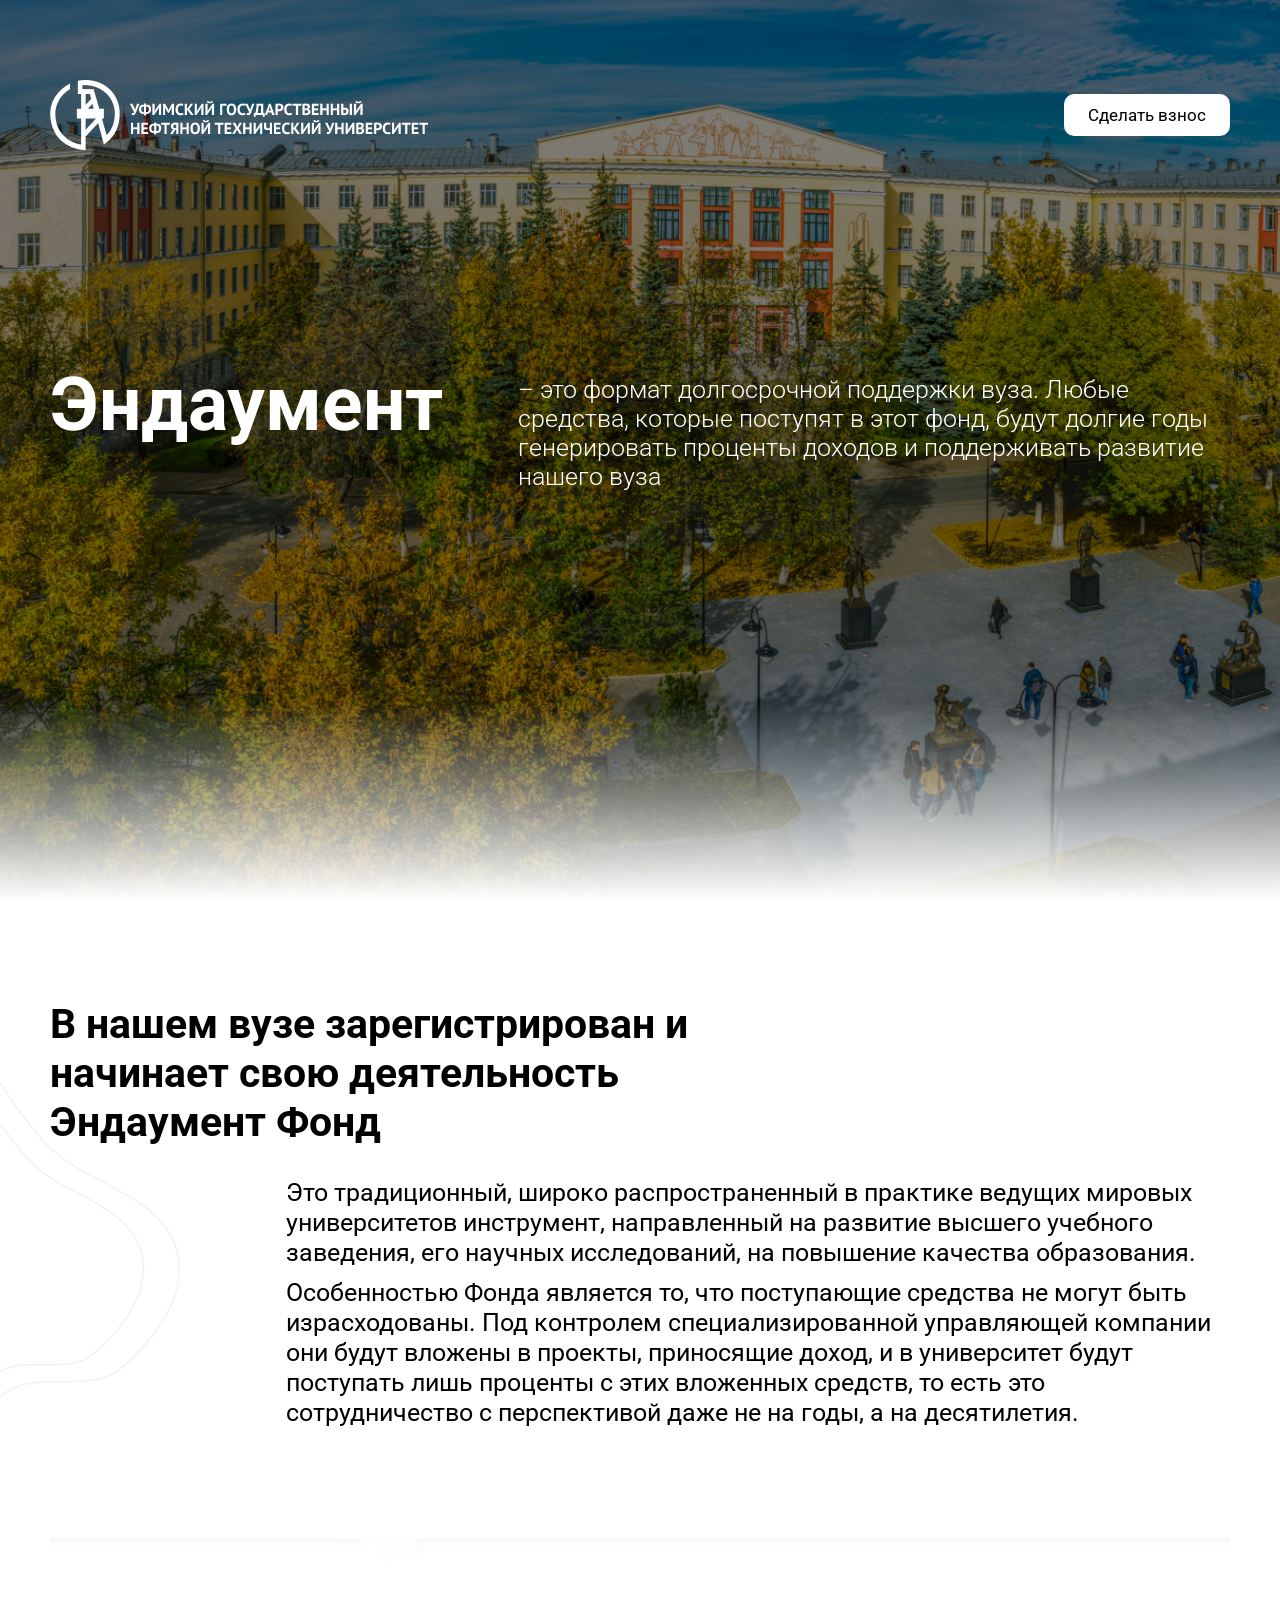
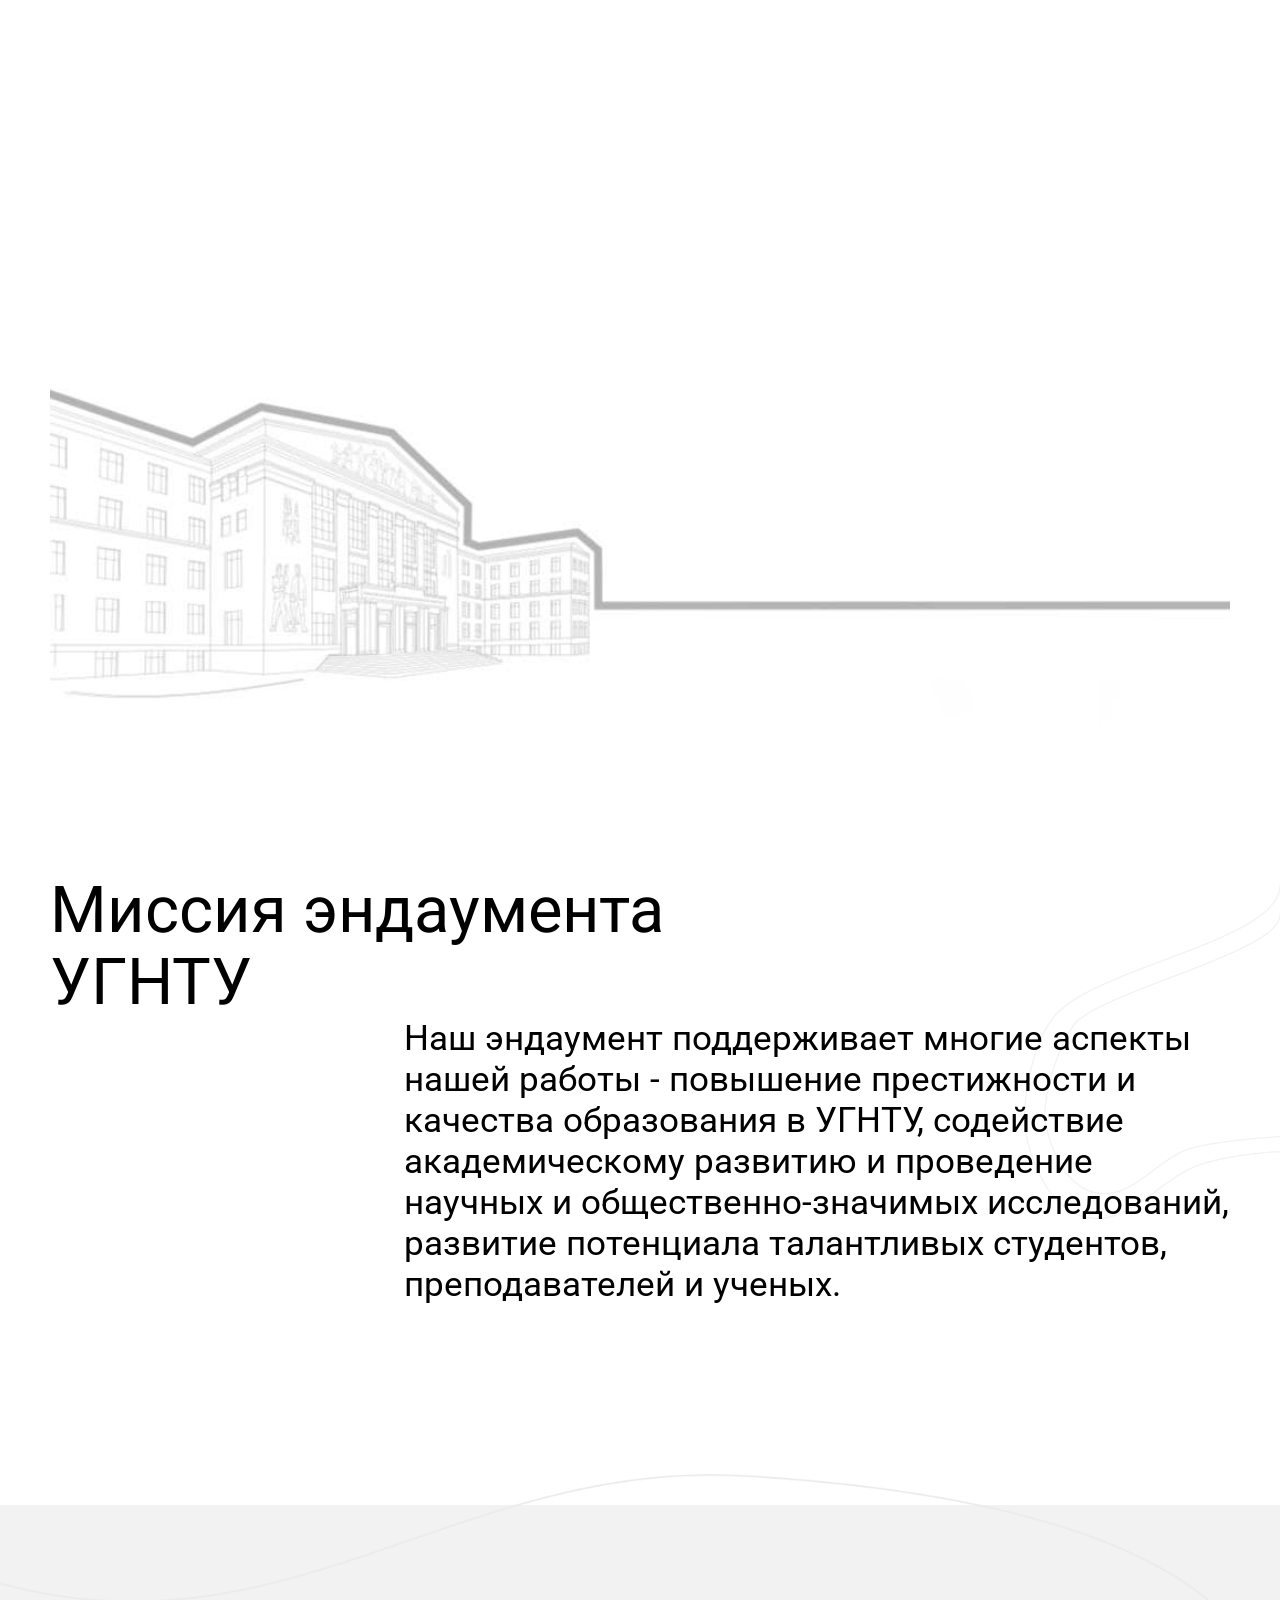
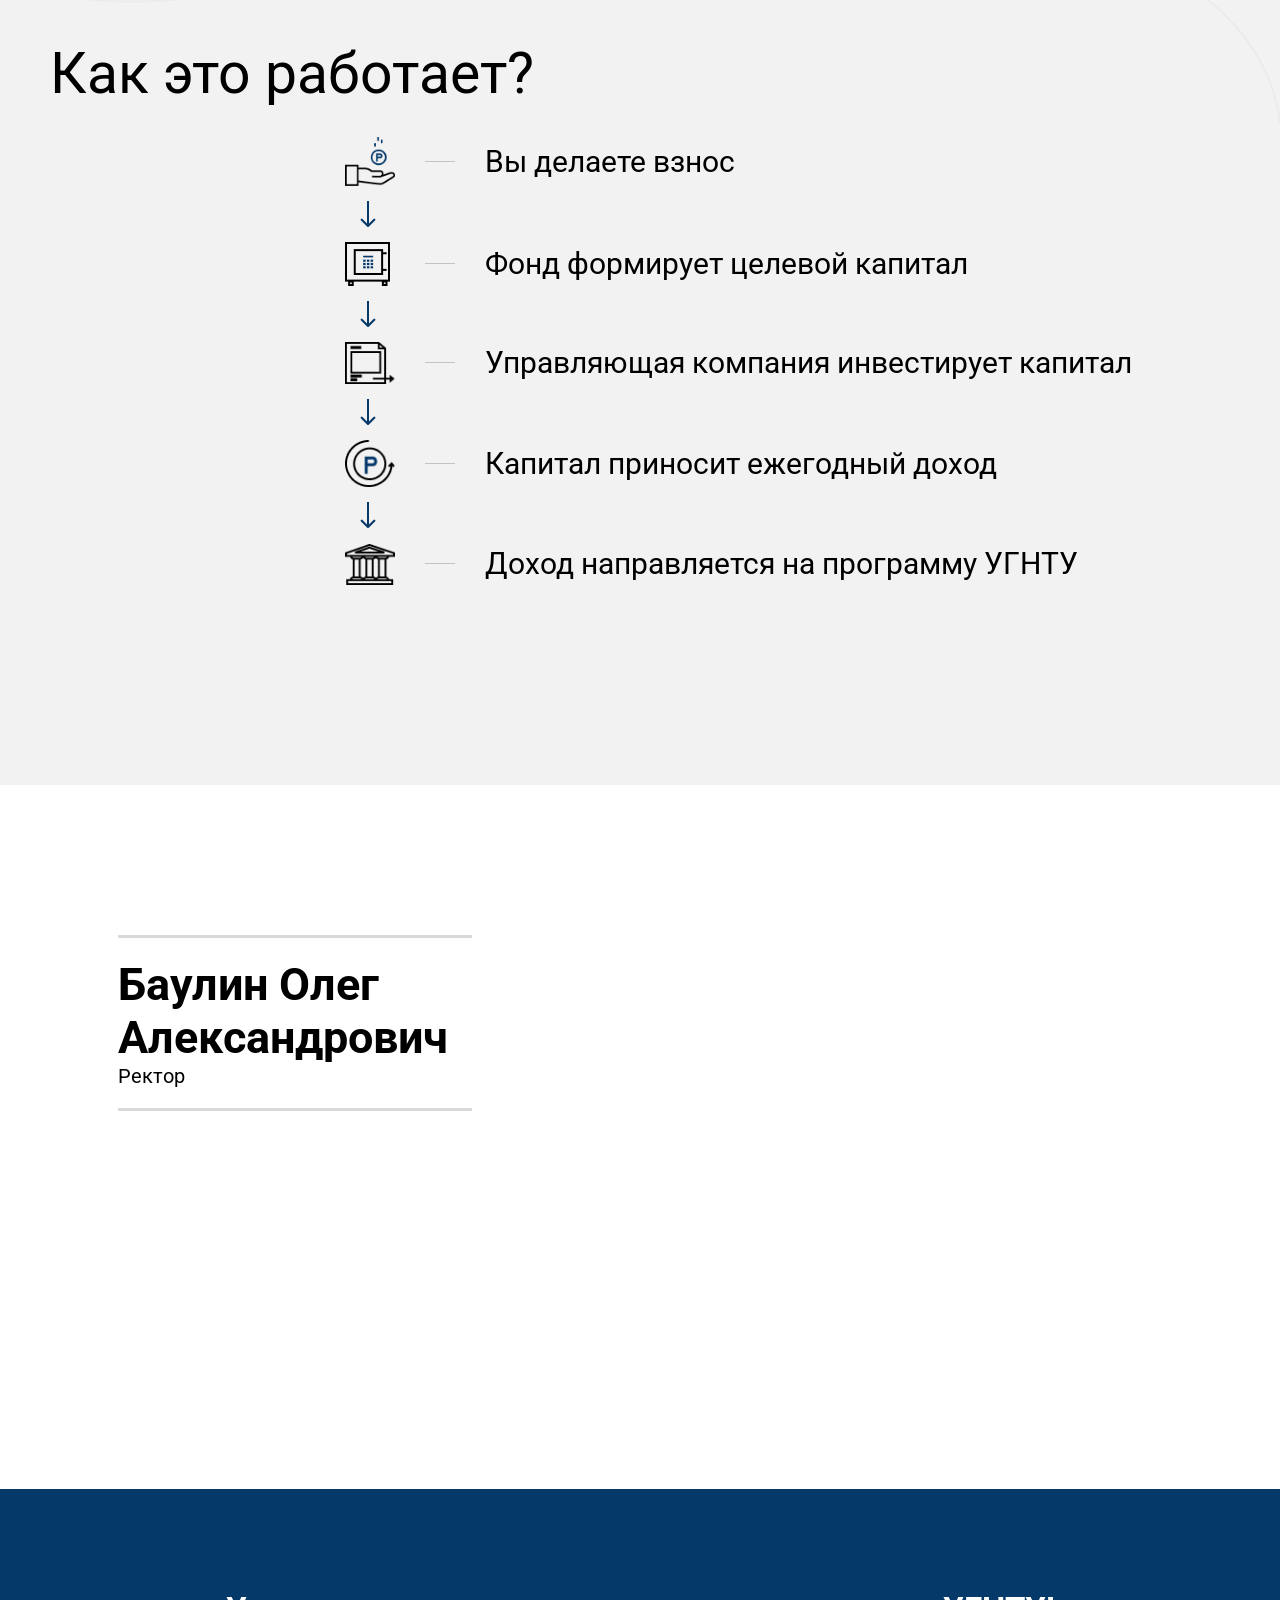
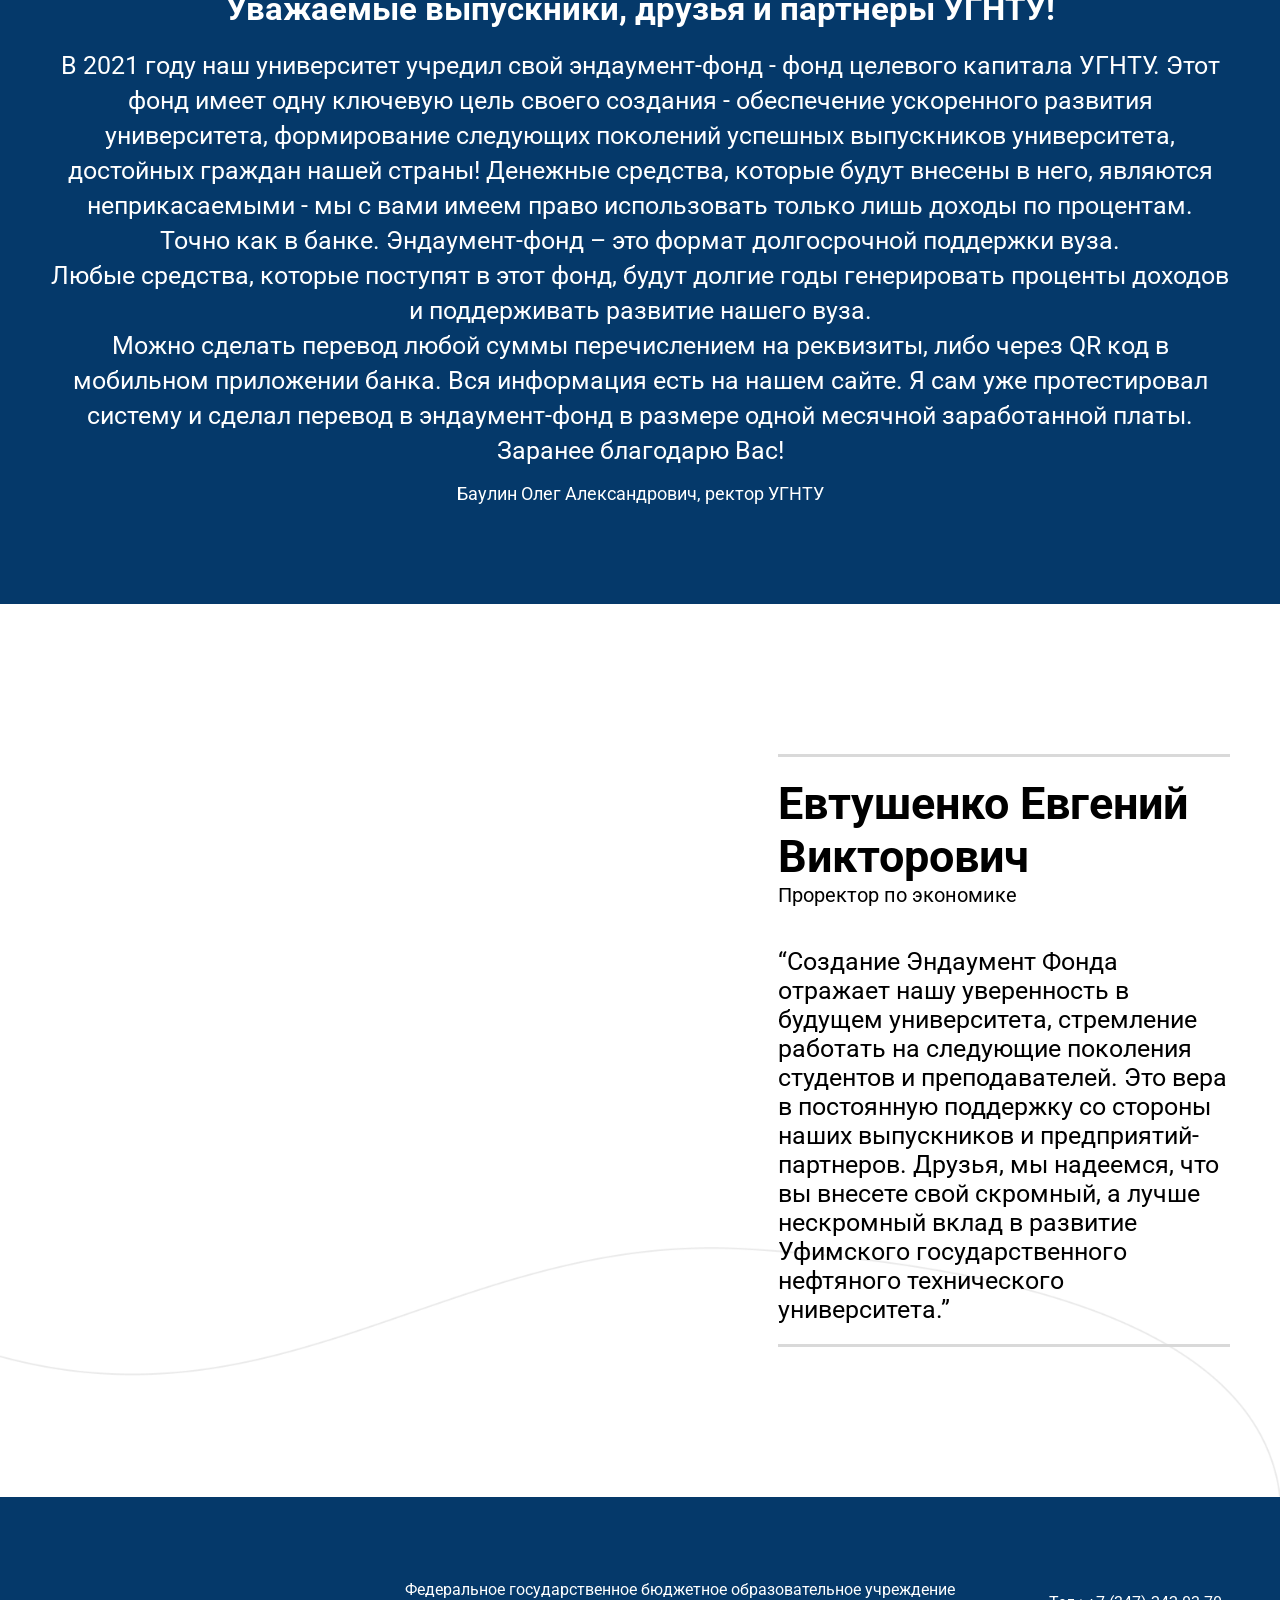
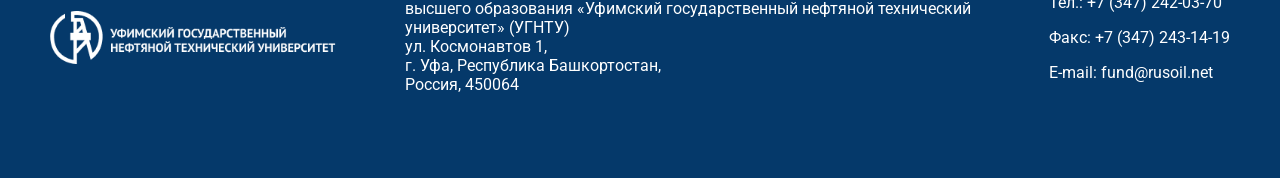
<file: index.html>
<!DOCTYPE html>
<html lang="en">
<head>
    <meta charset="UTF-8">
    <meta name="viewport" content="width=device-width, user-scalable=no, initial-scale=1.0, maximum-scale=1.0, minimum-scale=1.0">
    <title>Эндаумент УГНТУ</title>

    <link rel="preconnect" href="https://fonts.gstatic.com">
    <link href="https://fonts.googleapis.com/css2?family=PT+Sans&display=swap" rel="stylesheet">
    <link href="https://fonts.googleapis.com/css2?family=Roboto:wght@100;300;400;500;700;900&display=swap" rel="stylesheet">

    <link rel="stylesheet" href="style.css" type="text/css">
</head>
<body>
<section>

</section>
<div id="start">
    <div class="container">
        <header>
            <img src="images/logo2.svg" alt="" class="logo-mobile">
            <img src="images/logo.png" alt="" class="logo">
            <a href="ughtu.html">Сделать взнос</a>
        </header>
        <div class="text">
            <h1>Эндаумент</h1>
            <p>
                – это формат долгосрочной поддержки вуза.
                Любые средства, которые поступят в этот фонд, будут долгие годы генерировать проценты доходов и поддерживать развитие нашего вуза
            </p>
        </div>
    </div>
</div>
<div id="about">
    <div class="container">
        <img src="images/vector_left.png" alt="" class="vector">
        <b>В нашем вузе зарегистрирован и начинает свою деятельность Эндаумент Фонд</b>
        <p>Это традиционный, широко распространенный в практике ведущих мировых университетов инструмент, направленный на развитие высшего учебного заведения, его научных исследований, на повышение качества образования.</p>
        <p>Особенностью Фонда является то, что поступающие средства не могут быть израсходованы. Под контролем специализированной управляющей компании они будут вложены в проекты, приносящие доход, и в университет будут поступать лишь проценты с этих вложенных средств, то есть это сотрудничество с перспективой даже не на годы, а на десятилетия.</p>
        <img src="images/photo_2021-06-10_18-41-29.jpg" alt="" class="image" >
    </div>
</div>
<div id="mission">
    <div class="container">
        <h2>Миссия эндаумента УГНТУ</h2>
        <p>Наш эндаумент поддерживает многие аспекты нашей работы - повышение престижности и качества образования в УГНТУ, содействие академическому развитию и проведение научных и общественно-значимых исследований, развитие потенциала талантливых студентов, преподавателей и ученых.</p>
        <img src="images/vector_right.png" alt="" class="vector_right">
        <img src="images/vector_bottom.png" alt="" class="vector_bottom">
    </div>
</div>
<div id="how_it_works">
    <div class="container">
        <h2>Как это работает?</h2>
        <div class="steps">
            <div class="step">
                <div class="image">
                    <img src="images/1%20иконка.png" alt="">
                </div>
                <span></span>
                <p>Вы делаете взнос</p>
            </div>
            <img src="images/arrow_down.png" alt="" class="arrow">
            <div class="step">
                <div class="image">
                    <img src="images/2%20иконка.png" alt="">
                </div>
                <span></span>
                <p>Фонд формирует целевой капитал</p>
            </div>
            <img src="images/arrow_down.png" alt="" class="arrow">
            <div class="step">
                <div class="image">
                    <img src="images/3%20иконка.png" alt="">
                </div>
                <span></span>
                <p>Управляющая компания инвестирует капитал</p>
            </div>
            <img src="images/arrow_down.png" alt="" class="arrow">
            <div class="step">
                <div class="image">
                    <img src="images/4%20иконка.png" alt="">
                </div>
                <span></span>
                <p>Капитал приносит ежегодный доход</p>
            </div>
            <img src="images/arrow_down.png" alt="" class="arrow">
            <div class="step">
                <div class="image">
                    <img src="images/5%20иконка.png" alt="">
                </div>
                <span></span>
                <p>Доход направляется на программу УГНТУ</p>
            </div>
        </div>
    </div>
</div>
<div id="rektor1">
    <div class="container">

        <div class="text">
            <h2>Баулин Олег Александрович</h2>
            <span>Ректор</span>
        </div>
        <div class="video">
            <iframe src="https://www.youtube.com/embed/ovMzThAw-nM"></iframe>
        </div>
    </div>
</div>
<div id="text">
    <div class="container">
        <h2>Уважаемые выпускники, друзья и партнеры УГНТУ!</h2>
        <p>В 2021 году наш университет учредил свой эндаумент-фонд - фонд целевого капитала УГНТУ. Этот фонд имеет одну ключевую цель своего создания - обеспечение ускоренного развития университета, формирование следующих поколений успешных выпускников университета, достойных граждан нашей страны! Денежные средства, которые будут внесены в него, являются неприкасаемыми - мы с вами имеем право использовать только лишь доходы по процентам. Точно как в банке. Эндаумент-фонд – это формат долгосрочной поддержки вуза.
            <br>Любые средства, которые поступят в этот фонд, будут долгие годы генерировать проценты доходов и поддерживать развитие нашего вуза.
            <br>Можно сделать перевод любой суммы перечислением на реквизиты, либо через QR код в мобильном приложении банка. Вся информация есть на нашем сайте. Я сам уже протестировал систему и сделал перевод в эндаумент-фонд в размере одной месячной заработанной платы. Заранее благодарю Вас!
        </p>
        <span>Баулин Олег Александрович, ректор УГНТУ</span>
    </div>
</div>
<div id="rektor2">
    <div class="container">
        <div class="video">
            <iframe src="https://www.youtube.com/embed/S6OUDshHhRY"></iframe>
        </div>
        <div class="text">
            <h2>Евтушенко Евгений Викторович</h2>
            <span>Проректор по экономике</span>
            <p>“Создание Эндаумент Фонда отражает нашу уверенность в будущем университета, стремление работать на следующие поколения студентов и преподавателей. Это вера в постоянную поддержку со стороны наших выпускников и предприятий-партнеров. Друзья, мы надеемся, что вы внесете свой скромный, а лучше нескромный вклад в развитие Уфимского государственного нефтяного технического университета.”
            </p>
        </div>
        <img src="images/vector_bottom.png" alt="" class="vector_bottom">
    </div>
</div>
<footer>
    <div class="container">
        <img src="images/logo2.svg" alt="" class="logo-mobile footer__logo">
        <img src="images/logo.png" alt="" class="logo">
        <p class="address">Федеральное государственное бюджетное образовательное учреждение высшего образования «Уфимский государственный нефтяной технический университет» (УГНТУ)
            <br>ул. Космонавтов 1,
            <br>г. Уфа, Республика Башкортостан,
            <br>Россия, 450064
        </p>
        <div class="contacts">
            <p>Тел.: +7 (347) 242-03-70</p>
            <p>Факс: +7 (347) 243-14-19</p>
            <p>E-mail: fund@rusoil.net</p>
        </div>
    </div>
</footer>
</body>
</html>
</file>
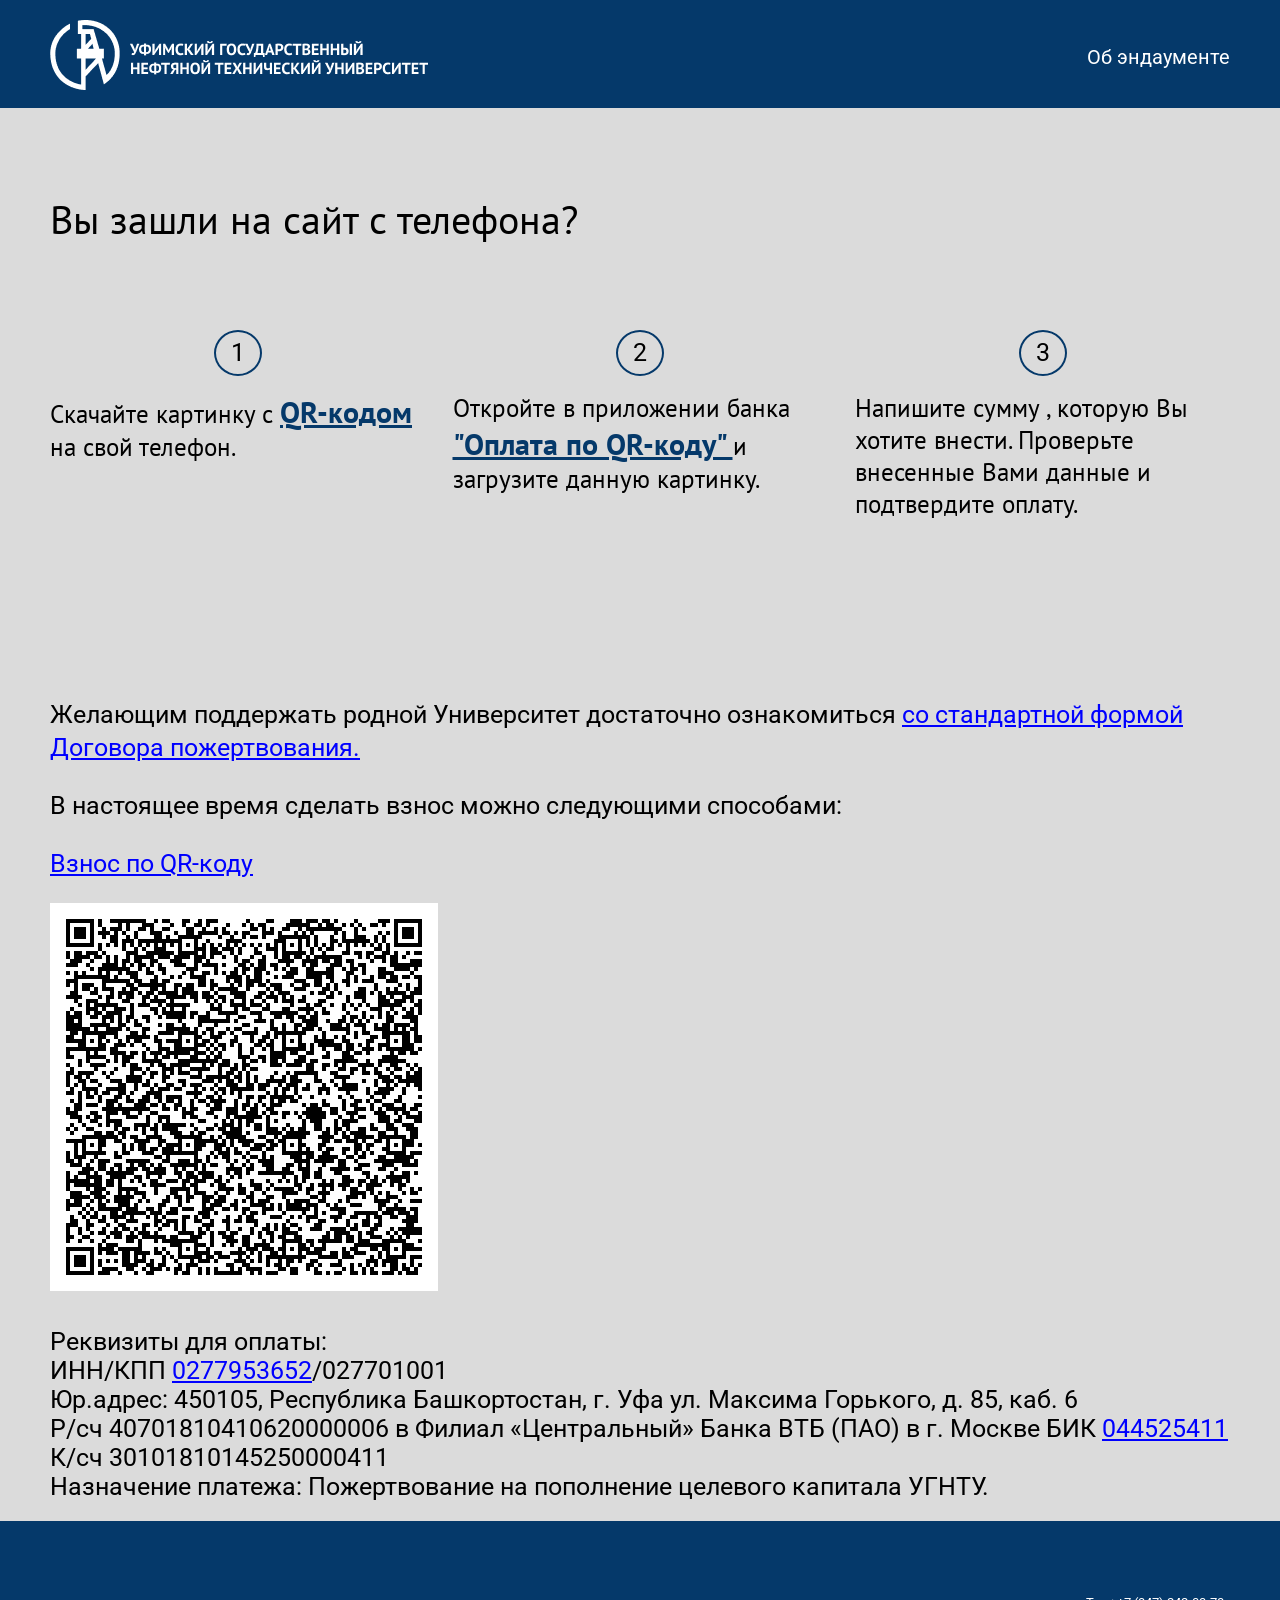
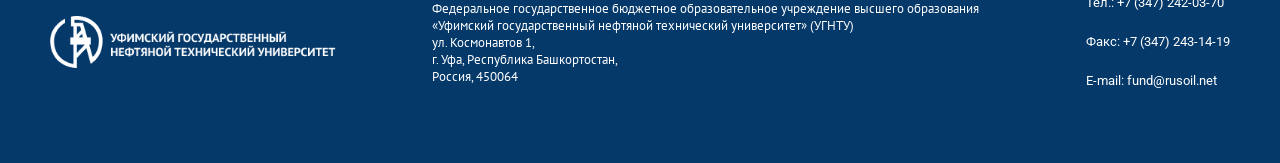
<file: ughtu.html>
<!DOCTYPE html>
<html lang="en">
<head>
    <meta charset="UTF-8">
    <meta name="viewport" content="width=device-width, user-scalable=no, initial-scale=1.0, maximum-scale=1.0, minimum-scale=1.0">
    <title>Эндаумент УГНТУ</title>

    <link rel="preconnect" href="https://fonts.gstatic.com">
    <link href="https://fonts.googleapis.com/css2?family=PT+Sans&display=swap" rel="stylesheet">
    <link href="https://fonts.googleapis.com/css2?family=Roboto:wght@100;300;400;500;700;900&display=swap" rel="stylesheet">

    <link rel="stylesheet" href="style.css" type="text/css">
</head>
<body class="info__body">

    <div class="info__header">
        <div class="container">
            <div class="info__header-inner">
            <img src="images/logo2.svg" alt="" class="logo-mobile">
            <a class="info__logo" href="#"><img src="images/logo.png" alt="logo"></a>
            <a class="info__link" href="index.html">Об эндаументе</a>
        </div>
        </div>
    </div>
    <section class="info">
        <div class="container">
            <h2 class="info__title">Вы зашли на сайт с телефона?</h2>
            <div class="info__payment">
                <div class="info__payment-item">
                    <p class="item__numbers"><span>1</span></p>
                    <p class="item__text">Скачайте картинку с <a href="#">QR-кодом</a> на свой телефон.</p>
                </div>

                <div class="info__payment-item">
                    <p class="item__numbers"><span>2</span></p>
                    <p class="item__text">Откройте в приложении банка <a href="#">"Оплата по QR-коду" </a> и загрузите данную картинку. </p>
                </div>

                <div class="info__payment-item">
                    <p class="item__numbers"><span>3</span></p>
                    <p class="item__text">Напишите сумму , которую Вы хотите внести. Проверьте внесенные Вами данные и подтвердите оплату.</p>
                </div>
            </div>
            <p class="info__text">Желающим поддержать родной Университет достаточно ознакомиться <a href="doc/Договор-пожертвования-v2.doc">со стандартной формой Договора пожертвования.</a></p>
            <p class="info__text">В настоящее время сделать взнос можно следующими способами:</p>
            <p class="info__text"><a href="doc/qr2(1).pdf">Взнос по QR-коду</a></p>
            <img class="info__qr" src="images/qr-code.jpg" alt="QR-код">   
            <ul class="info__requisites">
                <li class="requisites__item">Реквизиты для оплаты:</li>
                <li class="requisites__item">ИНН/КПП <a href="#">0277953652</a>/027701001</li>
                <li class="requisites__item">Юр.адрес: 450105, Республика Башкортостан, г. Уфа ул. Максима Горького, д. 85, каб. 6</li>
                <li class="requisites__item">Р/сч 40701810410620000006 в Филиал «Центральный» Банка ВТБ (ПАО) в г. Москве БИК <a href="#">044525411</a></li>
                <li class="requisites__item">К/сч 30101810145250000411</li>
                <li class="requisites__item">Назначение платежа: Пожертвование на пополнение целевого капитала УГНТУ.</li>
            </ul>
        </div>
    </section>
    <footer class="footer__info">
        <div class="container">
            <img src="images/logo2.svg" alt="" class="logo-mobile footer__logo">
            <img src="images/logo.png" alt="" class="logo">
            <p class="info__address">Федеральное государственное бюджетное образовательное учреждение высшего образования «Уфимский государственный нефтяной технический университет» (УГНТУ)
                <br>ул. Космонавтов 1,
                <br>г. Уфа, Республика Башкортостан,
                <br>Россия, 450064
            </p>
            <div class="info_contacts">
                <p>Тел.: +7 (347) 242-03-70</p>
                <p>Факс: +7 (347) 243-14-19</p>
                <p>E-mail: fund@rusoil.net</p>
            </div>
        </div>
    </footer>
</-body>
</html>
</file>
<file: style.css>
* {
  box-sizing: border-box;
  font-family: 'Roboto', sans-serif; }

html, body {
  margin: 0;
  padding: 0;
  background: white; }

#start {
  position: relative;
  height: 100vh;
  background: url("images/main_image1.png") no-repeat center;
  background-size: cover;
  z-index: 1; }
  #start:before {
    content: '';
    position: absolute;
    top: 0;
    left: 0;
    width: 100%;
    height: 100%;
    background: rgba(0, 0, 0, 0.5);
    z-index: -1; }
  #start:after {
    content: '';
    position: absolute;
    bottom: 0;
    left: 0;
    width: 100%;
    height: 200px;
    background: linear-gradient(0deg, white 0%, rgba(255, 255, 255, 0) 100%); }
  #start header {
    display: flex;
    flex-flow: row;
    align-items: center;
    justify-content: space-between;
    width: 100%;
    padding: 80px 0;
    z-index: 1; }
    #start header .logo {
      max-width: 100%; }
    #start header a{
      text-decoration: none;
      color: #000;
      display: flex;
      flex-flow: row;
      align-items: center;
      justify-content: center;
      height: 42px;
      padding: 11px 24px;
      border-radius: 10px;
      border: none;
      background: white;
      font-size: 17px;
      font-weight: 400;
      cursor: pointer;
      transition: .2s ease-in-out; }
      #start header button:hover {
        background: #f2f2f2; }
      #start header button:focus {
        background: #EDE8E8; }
  #start .text {
    display: flex;
    flex-flow: row;
    align-items: flex-start;
    justify-content: flex-start;
    width: 100%;
    padding-top: 130px; }
    #start .text h1 {
      font-size: 75px;
      color: white;
      font-weight: 700;
      margin: 0; }
    #start .text p {
      font-size: 25px;
      color: white;
      margin: 15px 0 0 75px;
      font-weight: 300; }
.logo-mobile{
  display: none;
}
#about {
  display: flex;
  flex-flow: row;
  align-items: center;
  justify-content: center;
  position: relative;
  width: 100%;
  padding-top: 100px; }
  /* #about:after {
    content: '';
    position: absolute;
    bottom: 0;
    left: 0;
    width: 100%;
    height: 200px;
    background: linear-gradient(0deg, white 0%, rgba(255, 255, 255, 0) 100%); } */
  #about .container .vector {
    position: absolute;
    top: 8%;
    left: 0;
    width: 18%; }
  #about .container b {
    display: block;
    font-size: 41px;
    line-height: 1.2;
    font-weight: 700;
    width: 60%;
    margin-bottom: 30px; }
  #about .container p {
    width: 80%;
    font-size: 25px;
    line-height: 30px;
    margin: 0 0 10px auto; }
  #about .container .image {
    width: 100%;
    margin-top: 100px; }

#mission {
  position: relative;
  padding: 100px 0 200px;
  z-index: 1; }
  #mission h2 {
    font-size: 65px;
    font-weight: 400;
    line-height: 1.1;
    width: 60%;
    margin: 0; }
  #mission p {
    margin: 0 0 0 auto;
    width: 70%;
    font-size: 35px; }
  #mission .vector_right {
    position: absolute;
    top: 15%;
    right: 0;
    width: 20%;
    z-index: -1; }
  #mission .vector_bottom {
    position: absolute;
    bottom: -30%;
    right: 0;
    width: 100%;
    z-index: -1; }

#how_it_works {
  padding: 135px 0 200px;
  background: #f2f2f2; }
  #how_it_works h2 {
    margin: 0;
    font-size: 57px;
    font-weight: 400; }
  #how_it_works .steps {
    display: flex;
    flex-flow: column;
    align-items: flex-start;
    justify-content: flex-start;
    width: 75%;
    margin-left: auto;
    margin-top: 30px; }
    #how_it_works .steps .step {
      display: flex;
      flex-flow: row;
      align-items: center;
      justify-content: flex-start; }
      #how_it_works .steps .step .image {
        display: flex;
        flex-flow: row;
        align-items: center;
        justify-content: flex-start;
        min-width: 50px;
        max-width: 50px; }
        #how_it_works .steps .step .image img {
          max-width: 100%; }
      #how_it_works .steps .step span {
        display: block;
        min-width: 30px;
        height: 1px;
        background: #c4c4c4;
        margin: 0 30px; }
      #how_it_works .steps .step p {
        font-size: 30px;
        margin: 0; }
    #how_it_works .steps .arrow {
      margin: 15px 0 15px 15px; }

#rektor1 {
  padding: 150px 0; }
  #rektor1 .container {
    display: flex;
    flex-flow: row;
    align-items: flex-start;
    justify-content: flex-end; }
    #rektor1 .container .text {
      width: 30%;
      margin-right: 50px;
      padding: 20px 0;
      border-top: 3px solid #d9d9d9;
      border-bottom: 3px solid #d9d9d9; }
      #rektor1 .container .text h2 {
        font-size: 45px;
        margin: 0; }
      #rektor1 .container .text span {
        font-size: 20px; }
      #rektor1 .container .text p {
        font-size: 20px;
        margin: 0 0 10px; }
    #rektor1 .container .video {
      width: 60%; }
      #rektor1 .container .video iframe {
        width: 100%;
        height: 400px;
        border: none; }

#rektor2 {
  padding: 150px 0;
  position: relative;
  z-index: 1; }
  #rektor2 .container {
    display: flex;
    flex-flow: row;
    align-items: flex-start;
    justify-content: flex-start; }
    #rektor2 .container .video {
      width: 60%; }
      #rektor2 .container .video iframe {
        width: 100%;
        height: 400px;
        border: none; }
    #rektor2 .container .text {
      width: 40%;
      margin-left: 50px;
      padding: 20px 0;
      border-top: 3px solid #d9d9d9;
      border-bottom: 3px solid #d9d9d9; }
      #rektor2 .container .text h2 {
        font-size: 45px;
        margin: 0; }
      #rektor2 .container .text span {
        font-size: 20px; }
      #rektor2 .container .text p {
        font-size: 25px;
        margin: 40px 0 0; }
  #rektor2 .vector_bottom {
    position: absolute;
    bottom: 0;
    right: 0;
    width: 100%;
    z-index: -1; }

#text {
  padding: 100px 0;
  background: #05396a;
  color: white;
  text-align: center; }
  #text h2 {
    margin: 0 0 20px;
    font-size: 33px;
    font-weight: 700; }
  #text p {
    margin: 0 0 15px;
    font-size: 25px;
    line-height: 1.4; }
  #text span {
    font-size: 18px; }

footer {
  background: #05396a;
  padding: 80px 0; }
  footer .container {
    display: flex;
    flex-flow: row;
    align-items: center;
    justify-content: space-between;
    color: white; }
    footer .container .logo {
      width: 25%; }
    footer .container .address {
      padding: 0 40px 0 60px;
      margin: 0; }
    footer .container .contacts p {
      white-space: nowrap; }

@media screen and (max-width: 1024px) {
  #rektor1 {
    padding: 100px 0; }
    #rektor1 .container {
      display: flex;
      flex-flow: column;
      align-items: flex-start;
      justify-content: flex-start; }
      #rektor1 .container .text {
        width: 100%;
        margin: 0 0 25px; }
        #rektor1 .container .text h2 {
          font-size: 45px;
          margin: 0; }
        #rektor1 .container .text span {
          font-size: 18px; }
      #rektor1 .container .video {
        width: 100%; }
        #rektor1 .container .video iframe {
          width: 100%;
          height: 300px; }

  #rektor2 {
    padding: 100px 0; }
    #rektor2 .container {
      display: flex;
      flex-flow: column;
      align-items: flex-start;
      justify-content: flex-start; }
      #rektor2 .container .video {
        width: 100%; }
        #rektor2 .container .video iframe {
          width: 100%;
          height: 300px; }
      #rektor2 .container .text {
        width: 100%;
        margin: 25px 0 0; }
        #rektor2 .container .text h2 {
          font-size: 45px;
          margin: 0; }
        #rektor2 .container .text span {
          font-size: 18px; }
        #rektor2 .container .text p {
          font-size: 21px;
          margin: 40px 0 0; } 
        
          .info .info__payment{
            flex-wrap: wrap;
            justify-content: center;
          }
          .footer__info .info__address {
            max-width: 390px;
          }
        }
@media screen and (max-width: 768px) {
  #about{
    display: none;
  }
  #start header {
    display: flex;
    padding: 30px 0; }
    #start header .logo{
      display: none;
    }
    #start header a{
      padding: 4px 20px;
      font-size: 12px;
      height: 30px;
    }
    #start .text h1{
      font-size: 40px
    }
    footer .container .logo{
      display: none;
    }
    footer .container {
      display: flex;
      flex-direction: column-reverse;
    }
    .logo-mobile{
      display: block;
    }
    .footer__logo{
     margin: 0 auto;
    }
    #rektor1{
      padding: 30px 0;
    }
    #rektor1 .container .video{
      border-top: 3px solid #d9d9d9;
      padding-top: 15px;
    }
    #rektor1 .container{
      display: flex;
      flex-direction: column-reverse;
    }
    #rektor1 .container .text{
      border-top: none;
    }
    #rektor1 .container .text h2{
      font-size: 20px;
    }
    #rektor1 .container .text span{
      margin-top: 15px;
    }
    #rektor2{
      padding: 61px 0;
    }
    #rektor2 .container .video{
      border-top: 3px solid #d9d9d9;
      padding-top: 15px;
    }
    #rektor2 .container .text h2{
      font-size: 25px;
    }
    #rektor2 .container .text p{
      display: none;
    }
    #rektor2 .container .text{
      border-top: none;
      margin: 0px 0 0;
    }
    #rektor2 .container .text span{
      margin-top: 15px;
    }
  #start .text {
    display: flex;
    flex-flow: column;
    align-items: flex-start;
    justify-content: flex-start;
    padding-top: 56px; }
    /* #start .text h1 {
      font-size: 65px; } */
    #start .text p {
      margin: 5px 0 0 20px;
      font-size: 20px; 
      line-height: 20px;
    }

  #about {
    padding-top: 100px; }
    #about:after {
      content: '';
      position: absolute;
      bottom: 0;
      left: 0;
      width: 100%;
      height: 200px;
      background: linear-gradient(0deg, white 0%, rgba(255, 255, 255, 0) 100%); }
    #about .container .vector {
      position: absolute;
      top: 8%;
      left: 0;
      width: 18%; }
    #about .container b {
      font-size: 28px;
      width: 100%; }
    #about .container p {
      width: 90%;
      font-size: 21px;
      line-height: 30px;
      margin: 0 0 10px auto; }
    #about .container .image {
      margin-top: 50px; }

  #mission {
    position: relative;
    padding: 44px 0 150px; }
    #mission h2 {
      font-size: 27px;
      width: 90%; }
    #mission p {
      width: 90%;
      font-size: 21px;
      margin-top: 15px; }
    #mission .vector_right {
      top: 20%;
      width: 35%; }
    #mission .vector_bottom {
      bottom: -10%; }

  #how_it_works {
    padding: 80px 0 150px; }
    #how_it_works h2 {
      margin: 0;
      font-size: 28px;
      font-weight: 400; }
    #how_it_works .steps {
      width: 95%; }
      #how_it_works .steps .step span {
        min-width: 30px;
        margin: 0 25px; }
      #how_it_works .steps .step p {
        font-size: 15px; }

  #text {
    padding: 47px 0 29px;
    background: #05396a;
    color: white;
    text-align: center; }
    #text h2 {
      margin: 0 0 20px;
      font-size: 20px;
      font-weight: 700; }
    #text p {
      margin: 0 0 15px;
      font-size: 16px;
      line-height: 23px; }
    #text span {
      font-size: 11px; }

    .info__logo{
      display: none;
    }
    .info__header .info__header-inner{
      padding-top: 37px;
    }
    .info .info__title{
      text-align: center;
      font-size: 30px;
    }
    .info .info__payment{
      flex-wrap: wrap;
      justify-content: center;
    }
    .info__payment .item__text{
      font-size: 20px;
    }
    .info__payment .item__text a{
      font-size: 25px;
    }
    .info .info__text{
      font-size: 17px;
    }
    .info .requisites__item{
      font-size: 17px;
    }
  footer {
    background: #05396a;
    padding: 50px 0 20px 26px; }
    footer .container {
      display: flex;
      align-items: flex-start;
      justify-content: center;
      color: white; }
      footer .container .logo {
        max-width: 100%;
        width: auto;
        margin: 0 0 30px; }
      footer .container .address {
        font-family: 'PT Sans', sans-serif;
        font-size: 14px;
        line-height: 18px;
        padding: 0;
        margin: 0 0 24px; }
      footer .container .contacts {
        margin-bottom: 12px;
        width: 100%; }
        footer .container .contacts p {
          font-family: 'PT Sans', sans-serif;
          margin: 0;
          white-space: nowrap; } }
.container {
  padding: 0 15px;
  margin: 0 auto; }

  @media screen and (max-width: 420px){
    #start {
      background: url("images/main_image-mobile.jpg") no-repeat center;
      background-size: cover;
      max-width: 420px;
      height: 476px;
      z-index: 1; }
      #start:before {
        content: '';
        position: absolute;
        top: 0;
        left: 0;
        width: 100%;
        height: 100%;
        background: rgba(0, 0, 0, 0.4);
        z-index: -1; }
      #start:after {
        content: '';
        position: absolute;
        bottom: 0;
        left: 0;
        width: 100%;
        height: 70px;
        background: linear-gradient(0deg, white 0%, rgba(255, 255, 255, 0) 100%); 
      }
    }



/* @media (min-width: 575.98px) {
  .container {
    padding: 0 calc(50% - 270px); } } */
@media (min-width: 767.98px) {
  .container {
    padding: 0 calc(50% - 360px); } }
@media (min-width: 991.98px) {
  .container {
    padding: 0 calc(50% - 480px); } }
@media (min-width: 1199.98px) {
  .container {
    padding: 0 calc(50% - 590px); } }

/*# sourceMappingURL=style.css.map */


/* setion info */
.info__body{
  background-color: #DBDBDB;
}
.info__header{
  background-color: #05396A;
  min-height: 108px;
  box-shadow: 4px 4px 17px rgba(0, 0, 0, 0.25);
}
.info__link{
  color: #fff;
  text-decoration: none;
  display: inline-block;
  font-size: 20px;
}
.info__header-inner{
  display: flex;
  justify-content: space-between;
  align-items: center;
  padding-top: 20px;
}
.info{
  padding-top: 85px;
  background-color: #DBDBDB;
}
.info__title{
  font-size: 40px;
  font-weight: 400;
  font-family: 'PT Sans', sans-serif;
  margin-bottom: 68px;
  margin-top: 0;
}
.info__payment{
  display: flex;
  justify-content: space-between;
  margin-bottom: 153px;
}
.info__payment-item{
  max-width: 375px;
  text-align: left;
  font-size: 25px;
}
.item__numbers{
  text-align: center;
}
.item__numbers span{
  border: 2px solid #05396A;
  border-radius: 50%;
  padding: 6px 15px 7px;
}
.item__text{
  font-family: 'PT Sans', sans-serif;
  font-size: 25px;
  line-height: 32px;
}
.item__text a{
  color: #05396A;
  font-family: 'PT Sans', sans-serif;
  font-weight: bold;
  font-size: 30px;
  line-height: 39px;
}
.info__text{
  font-size: 25px;
  line-height: 33px;
  margin-bottom: 23px;
}
.info__text a{
  color: blue;
}
.info__qr{
  max-width: 100%;
  margin-bottom: 32px;
}
.info__requisites{
  margin: 0 0 20px;
  padding: 0;
  list-style: none;
}
.requisites__item{
  font-size: 25px;
  line-height: 29px;
}
.requisites__item a{
  color: blue;
}
.footer__info{
  padding: 56px 0;
}
.info__address{
  font-family: 'PT Sans', sans-serif;
  font-size: 13px;
  line-height: 17px;
  max-width: 568px;
}
.info_contacts{
  font-family: 'PT Sans', sans-serif;
  font-size: 13px;
  line-height: 26px;
}
</file>
